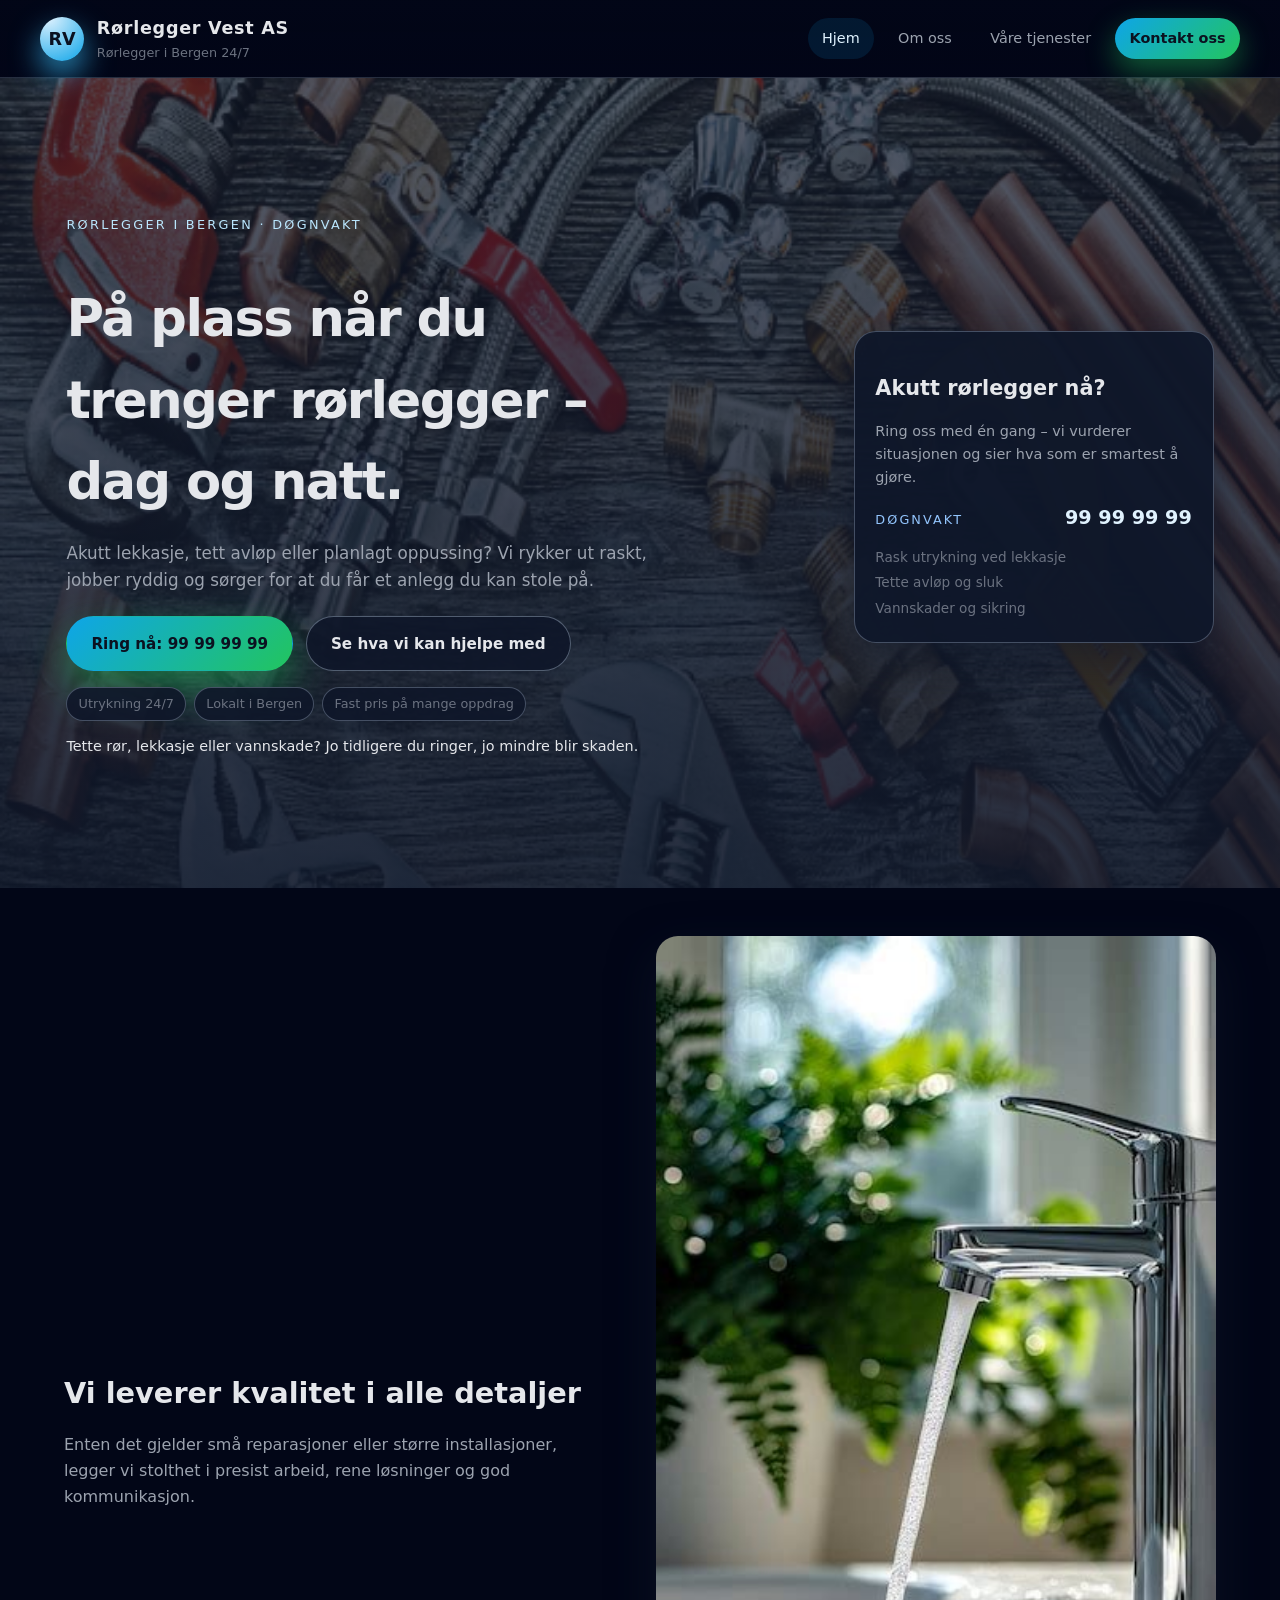
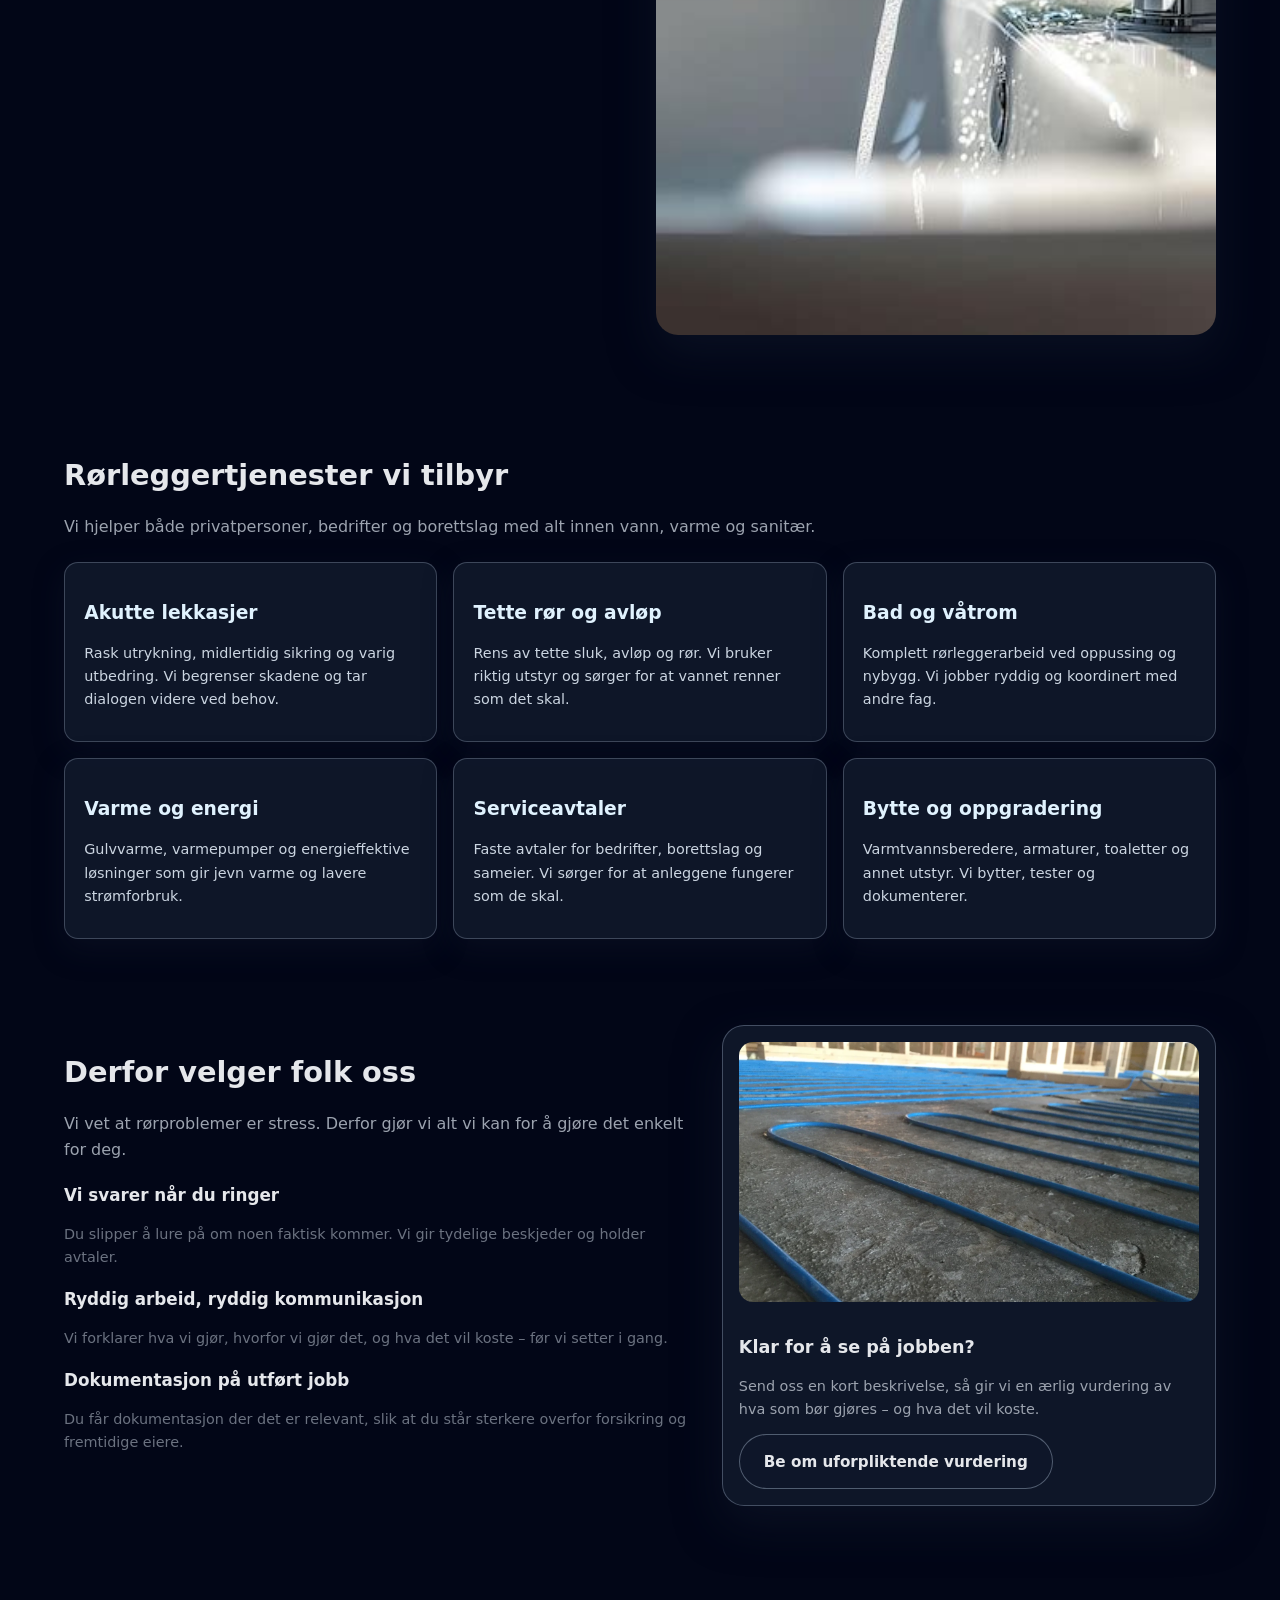
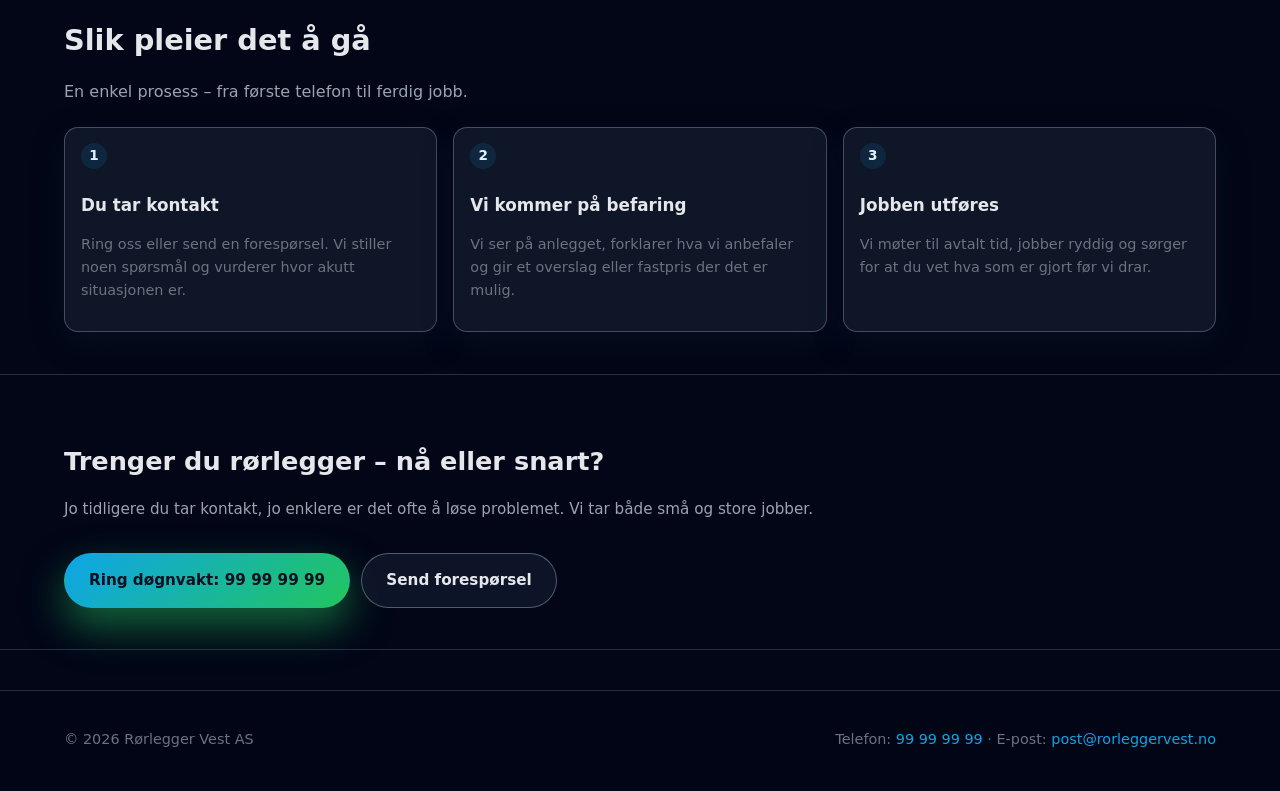
<file: index.html>
<!DOCTYPE html>
<html lang="no">
<head>
  <meta charset="utf-8">
  <meta name="viewport" content="width=device-width,initial-scale=1">
  <title>Rørlegger Vest AS – Rørlegger i Bergen 24/7</title>
  <meta name="description" content="Rørlegger Vest AS i Bergen. Akutte lekkasjer, tette rør, bad, varme og service. Rask utrykning og ryddig arbeid.">
  <link rel="stylesheet" href="css/style.css">
</head>
<body>
  <header class="site-header">
    <div class="container header-inner">
      <div class="logo">
        <div class="logo-mark">RV</div>
        <div class="logo-text">
          <span class="logo-name">Rørlegger Vest AS</span>
          <span class="logo-tagline">Rørlegger i Bergen 24/7</span>
        </div>
      </div>

      <button id="nav-button" class="nav-toggle" aria-controls="main-nav" aria-expanded="false" aria-label="Åpne meny">
        <span></span>
        <span></span>
      </button>

      <nav id="main-nav" class="main-nav" aria-label="Hovedmeny">
        <ul>
          <li><a href="index.html" class="active">Hjem</a></li>
          <li><a href="om-oss.html">Om oss</a></li>
          <li><a href="tjenester.html">Våre tjenester</a></li>
          <li><a href="kontakt-oss.html" class="nav-cta">Kontakt oss</a></li>
        </ul>
      </nav>
    </div>
  </header>

  <main>
    <!-- HERO -->
    <section class="hero hero--home">
      <div class="hero-overlay"></div>
      <div class="container hero-inner">
        <div class="hero-left">
          <p class="hero-kicker">Rørlegger i Bergen · Døgnvakt</p>
          <h1 class="hero-title">På plass når du trenger rørlegger – dag og natt.</h1>
          <p class="hero-lead">
            Akutt lekkasje, tett avløp eller planlagt oppussing? Vi rykker ut raskt, jobber ryddig
            og sørger for at du får et anlegg du kan stole på.
          </p>

          <div class="hero-actions">
            <a href="tel:+4799999999" class="btn btn-primary">Ring nå: 99 99 99 99</a>
            <a href="#tjenester" class="btn btn-secondary">Se hva vi kan hjelpe med</a>
          </div>

          <ul class="hero-badges">
            <li>Utrykning 24/7</li>
            <li>Lokalt i Bergen</li>
            <li>Fast pris på mange oppdrag</li>
          </ul>

          <p class="hero-note">Tette rør, lekkasje eller vannskade? Jo tidligere du ringer, jo mindre blir skaden.</p>
        </div>

        <div class="hero-right">
          <div class="hero-info-card">
            <h2>Akutt rørlegger nå?</h2>
            <p>Ring oss med én gang – vi vurderer situasjonen og sier hva som er smartest å gjøre.</p>
            <div class="hero-info-contact">
              <span class="hero-phone-label">Døgnvakt</span>
              <a href="tel:+4799999999" class="hero-phone-number">99 99 99 99</a>
            </div>
            <ul class="hero-info-list">
              <li>Rask utrykning ved lekkasje</li>
              <li>Tette avløp og sluk</li>
              <li>Vannskader og sikring</li>
            </ul>
          </div>
        </div>
      </div>
    </section>

    <section class="intro-image-section">
  <div class="container intro-image-inner">
    <div class="intro-text fade-up">
      <h2>Vi leverer kvalitet i alle detaljer</h2>
      <p>
        Enten det gjelder små reparasjoner eller større installasjoner, legger vi stolthet i presist arbeid, rene løsninger og god kommunikasjon.
      </p>
    </div>

    <div class="intro-image fade-up">
      <img src="img/vask-vann.jpg" alt="Vann som renner i vask">
    </div>
  </div>
</section>

    <!-- Tjenester -->
    <section id="tjenester" class="section section-services">
      <div class="container">
        <header class="section-header">
          <h2>Rørleggertjenester vi tilbyr</h2>
          <p>Vi hjelper både privatpersoner, bedrifter og borettslag med alt innen vann, varme og sanitær.</p>
        </header>

        <div class="services-grid">
          <article class="service-card">
            <h3>Akutte lekkasjer</h3>
            <p>Rask utrykning, midlertidig sikring og varig utbedring. Vi begrenser skadene og tar dialogen videre ved behov.</p>
          </article>
          <article class="service-card">
            <h3>Tette rør og avløp</h3>
            <p>Rens av tette sluk, avløp og rør. Vi bruker riktig utstyr og sørger for at vannet renner som det skal.</p>
          </article>
          <article class="service-card">
            <h3>Bad og våtrom</h3>
            <p>Komplett rørleggerarbeid ved oppussing og nybygg. Vi jobber ryddig og koordinert med andre fag.</p>
          </article>
          <article class="service-card">
            <h3>Varme og energi</h3>
            <p>Gulvvarme, varmepumper og energieffektive løsninger som gir jevn varme og lavere strømforbruk.</p>
          </article>
          <article class="service-card">
            <h3>Serviceavtaler</h3>
            <p>Faste avtaler for bedrifter, borettslag og sameier. Vi sørger for at anleggene fungerer som de skal.</p>
          </article>
          <article class="service-card">
            <h3>Bytte og oppgradering</h3>
            <p>Varmtvannsberedere, armaturer, toaletter og annet utstyr. Vi bytter, tester og dokumenterer.</p>
          </article>
        </div>
      </div>
    </section>

    <!-- Hvorfor velge oss -->
    <section class="section section-why">
      <div class="container why-layout">
        <div class="why-text">
          <header class="section-header">
            <h2>Derfor velger folk oss</h2>
            <p>Vi vet at rørproblemer er stress. Derfor gjør vi alt vi kan for å gjøre det enkelt for deg.</p>
          </header>

          <ul class="why-list">
            <li>
              <h3>Vi svarer når du ringer</h3>
              <p>Du slipper å lure på om noen faktisk kommer. Vi gir tydelige beskjeder og holder avtaler.</p>
            </li>
            <li>
              <h3>Ryddig arbeid, ryddig kommunikasjon</h3>
              <p>Vi forklarer hva vi gjør, hvorfor vi gjør det, og hva det vil koste – før vi setter i gang.</p>
            </li>
            <li>
              <h3>Dokumentasjon på utført jobb</h3>
              <p>Du får dokumentasjon der det er relevant, slik at du står sterkere overfor forsikring og fremtidige eiere.</p>
            </li>
          </ul>
        </div>

        <aside class="why-aside">
          <div class="why-image">
            <img src="img/service-ror.jpg" alt="Rørlegger i arbeid med rør og verktøy">
          </div>
          <div class="why-aside-card">
            <h3>Klar for å se på jobben?</h3>
            <p>Send oss en kort beskrivelse, så gir vi en ærlig vurdering av hva som bør gjøres – og hva det vil koste.</p>
            <a href="kontakt-oss.html" class="btn btn-ghost">Be om uforpliktende vurdering</a>
          </div>
        </aside>
      </div>
    </section>

    <!-- Prosess -->
    <section class="section section-process">
      <div class="container">
        <header class="section-header">
          <h2>Slik pleier det å gå</h2>
          <p>En enkel prosess – fra første telefon til ferdig jobb.</p>
        </header>

        <div class="process-steps">
          <article class="process-step">
            <span class="process-number">1</span>
            <h3>Du tar kontakt</h3>
            <p>Ring oss eller send en forespørsel. Vi stiller noen spørsmål og vurderer hvor akutt situasjonen er.</p>
          </article>
          <article class="process-step">
            <span class="process-number">2</span>
            <h3>Vi kommer på befaring</h3>
            <p>Vi ser på anlegget, forklarer hva vi anbefaler og gir et overslag eller fastpris der det er mulig.</p>
          </article>
          <article class="process-step">
            <span class="process-number">3</span>
            <h3>Jobben utføres</h3>
            <p>Vi møter til avtalt tid, jobber ryddig og sørger for at du vet hva som er gjort før vi drar.</p>
          </article>
        </div>
      </div>
    </section>

    <!-- Call to action -->
    <section class="section section-cta">
      <div class="container cta-inner">
        <div class="cta-text">
          <h2>Trenger du rørlegger – nå eller snart?</h2>
          <p>Jo tidligere du tar kontakt, jo enklere er det ofte å løse problemet. Vi tar både små og store jobber.</p>
        </div>
        <div class="cta-actions">
          <a href="tel:+4799999999" class="btn btn-primary">Ring døgnvakt: 99 99 99 99</a>
          <a href="kontakt-oss.html" class="btn btn-secondary">Send forespørsel</a>
        </div>
      </div>
    </section>
  </main>

  <footer class="site-footer">
    <div class="container footer-inner">
      <p>© 2026 Rørlegger Vest AS</p>
      <p>Telefon: <a href="tel:+4799999999">99 99 99 99</a> · E‑post: <a href="mailto:post@rorleggervest.no">post@rorleggervest.no</a></p>
    </div>
  </footer>

  <script>
    (function(){
      const btn = document.getElementById('nav-button');
      const nav = document.getElementById('main-nav');
      if(!btn || !nav) return;

      function setOpen(open){
        nav.classList.toggle('open', open);
        btn.setAttribute('aria-expanded', String(open));
      }

      btn.addEventListener('click', function(){
        const isOpen = nav.classList.contains('open');
        setOpen(!isOpen);
      });

      nav.addEventListener('click', function(e){
        if(e.target.tagName === 'A' && nav.classList.contains('open')){
          setOpen(false);
        }
      });

      document.addEventListener('keydown', function(e){
        if(e.key === 'Escape' && nav.classList.contains('open')){
          setOpen(false);
        }
      });

      window.addEventListener('resize', function(){
        if(window.innerWidth > 768 && nav.classList.contains('open')){
          setOpen(false);
        }
      });
    })();
  </script>

  <script>
document.addEventListener("DOMContentLoaded", () => {
  const observer = new IntersectionObserver((entries) => {
    entries.forEach(entry => {
      if (entry.isIntersecting) {
        entry.target.classList.add("visible");
      }
    });
  }, { threshold: 0.2 });

  document.querySelectorAll(".fade-up").forEach(el => observer.observe(el));
});
</script>

</body>
</html>
</file>
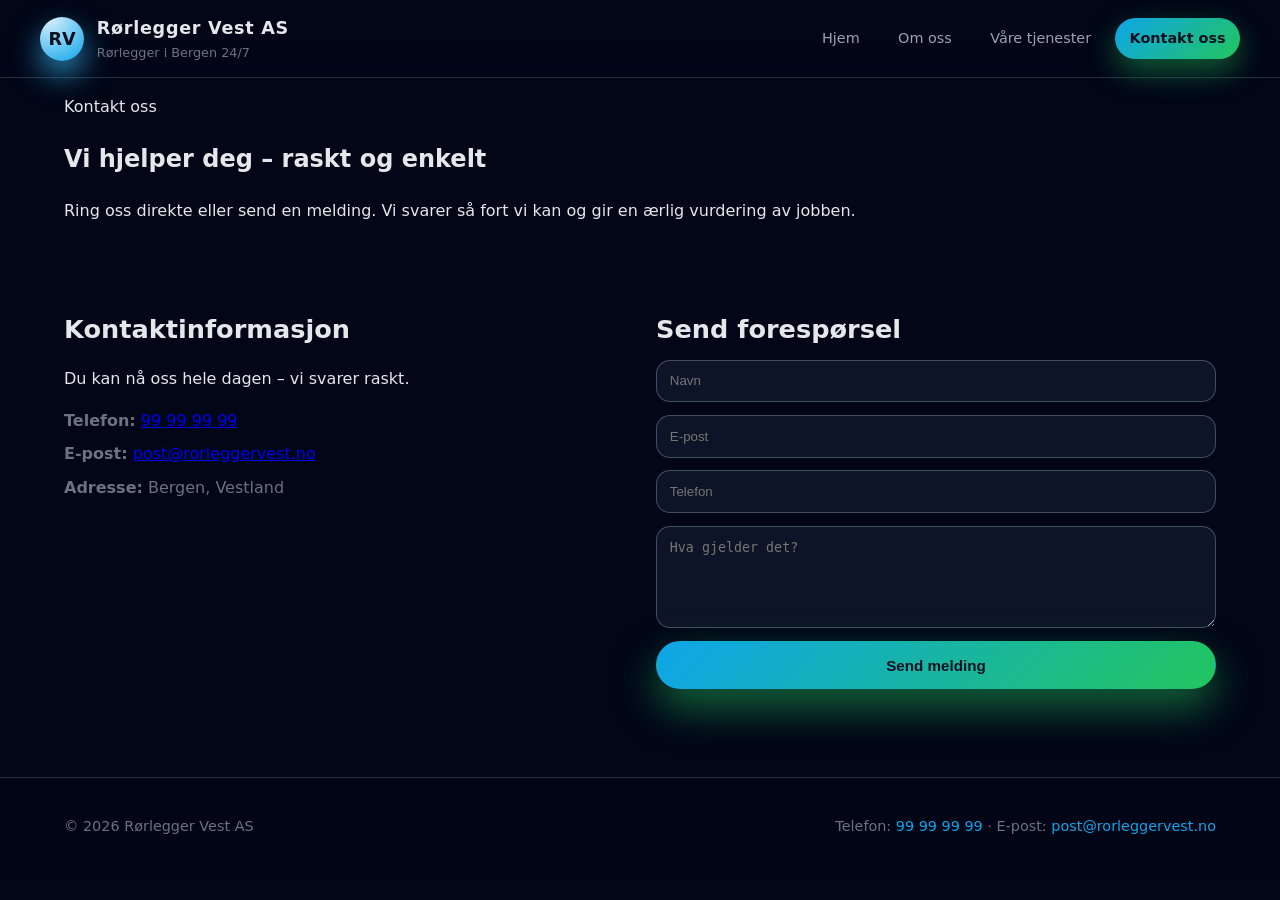
<file: kontakt-oss.html>
<!DOCTYPE html>
<html lang="no">
<head>
  <meta charset="utf-8">
  <meta name="viewport" content="width=device-width,initial-scale=1">
  <title>Kontakt oss – Rørlegger Vest AS</title>
  <link rel="stylesheet" href="css/style.css">
</head>
<body>

<header class="site-header">
  <div class="container header-inner">
    <div class="logo">
      <div class="logo-mark">RV</div>
      <div class="logo-text">
        <span class="logo-name">Rørlegger Vest AS</span>
        <span class="logo-tagline">Rørlegger i Bergen 24/7</span>
      </div>
    </div>

    <button id="nav-button" class="nav-toggle" aria-controls="main-nav" aria-expanded="false">
      <span></span>
      <span></span>
      <span></span>
    </button>

    <nav id="main-nav" class="main-nav">
      <ul>
        <li><a href="index.html">Hjem</a></li>
        <li><a href="om-oss.html">Om oss</a></li>
        <li><a href="tjenester.html">Våre tjenester</a></li>
        <li><a href="kontakt-oss.html" class="active nav-cta">Kontakt oss</a></li>
      </ul>
    </nav>
  </div>
</header>

<main>

<section class="page-hero">
  <div class="container page-hero-inner">
    <p class="page-hero-kicker">Kontakt oss</p>
    <h1 class="page-hero-title">Vi hjelper deg – raskt og enkelt</h1>
    <p class="page-hero-text">
      Ring oss direkte eller send en melding. Vi svarer så fort vi kan og gir en ærlig vurdering av jobben.
    </p>
  </div>
</section>

<section class="contact-section">
  <div class="container contact-layout">

    <div class="contact-info">
      <h2>Kontaktinformasjon</h2>
      <p>Du kan nå oss hele dagen – vi svarer raskt.</p>

      <ul class="contact-list">
        <li><strong>Telefon:</strong> <a href="tel:+4799999999">99 99 99 99</a></li>
        <li><strong>E‑post:</strong> <a href="mailto:post@rorleggervest.no">post@rorleggervest.no</a></li>
        <li><strong>Adresse:</strong> Bergen, Vestland</li>
      </ul>
    </div>

    <div class="contact-form">
      <h2>Send forespørsel</h2>
      <form>
        <input type="text" placeholder="Navn" required>
        <input type="email" placeholder="E‑post" required>
        <input type="text" placeholder="Telefon" required>
        <textarea placeholder="Hva gjelder det?" rows="5" required></textarea>
        <button class="btn btn-primary" type="submit">Send melding</button>
      </form>
    </div>

  </div>
</section>

</main>

<footer class="site-footer">
  <div class="container footer-inner">
    <p>© 2026 Rørlegger Vest AS</p>
    <p>Telefon: <a href="tel:+4799999999">99 99 99 99</a> · E‑post: <a href="mailto:post@rorleggervest.no">post@rorleggervest.no</a></p>
  </div>
</footer>

<script>
document.addEventListener("DOMContentLoaded", () => {
  const btn = document.getElementById("nav-button");
  const nav = document.getElementById("main-nav");

  if (!btn || !nav) return;

  btn.addEventListener("click", () => {
    nav.classList.toggle("open");
  });

  nav.addEventListener("click", (e) => {
    if (e.target.tagName === "A") {
      nav.classList.remove("open");
    }
  });
});
</script>

</body>
</html>
</file>
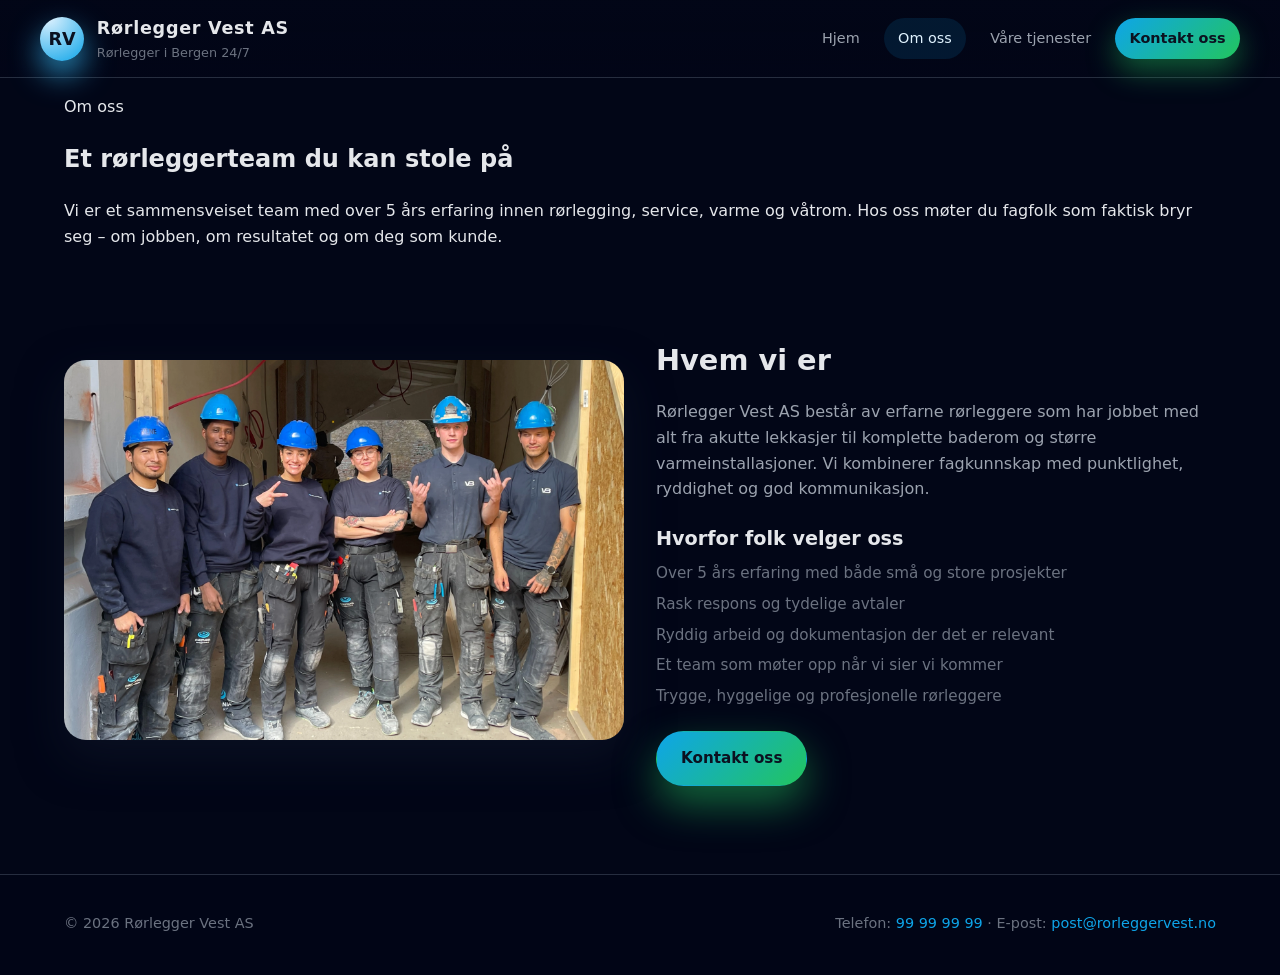
<file: om-oss.html>
<!DOCTYPE html>
<html lang="no">
<head>
  <meta charset="utf-8">
  <meta name="viewport" content="width=device-width,initial-scale=1">
  <title>Om oss – Rørlegger Vest AS</title>
  <link rel="stylesheet" href="css/style.css">
</head>
<body>

<header class="site-header">
  <div class="container header-inner">
    <div class="logo">
      <div class="logo-mark">RV</div>
      <div class="logo-text">
        <span class="logo-name">Rørlegger Vest AS</span>
        <span class="logo-tagline">Rørlegger i Bergen 24/7</span>
      </div>
    </div>

    <button id="nav-button" class="nav-toggle" aria-controls="main-nav" aria-expanded="false">
      <span></span><span></span>
    </button>

    <nav id="main-nav" class="main-nav">
      <ul>
        <li><a href="index.html">Hjem</a></li>
        <li><a href="om-oss.html" class="active">Om oss</a></li>
        <li><a href="tjenester.html">Våre tjenester</a></li>
        <li><a href="kontakt-oss.html" class="nav-cta">Kontakt oss</a></li>
      </ul>
    </nav>
  </div>
</header>

<main>

<section class="page-hero">
  <div class="container page-hero-inner">
    <p class="page-hero-kicker">Om oss</p>
    <h1 class="page-hero-title">Et rørleggerteam du kan stole på</h1>
    <p class="page-hero-text">
      Vi er et sammensveiset team med over 5 års erfaring innen rørlegging, service, varme og våtrom.
      Hos oss møter du fagfolk som faktisk bryr seg – om jobben, om resultatet og om deg som kunde.
    </p>
  </div>
</section>

<section class="about-section">
  <div class="container about-layout">

    <div class="about-image">
      <img src="img/team-rorleggere.jpg" alt="Rørleggere på byggeplass">
    </div>

    <div class="about-text">
      <h2>Hvem vi er</h2>
      <p>
        Rørlegger Vest AS består av erfarne rørleggere som har jobbet med alt fra akutte lekkasjer
        til komplette baderom og større varmeinstallasjoner. Vi kombinerer fagkunnskap med
        punktlighet, ryddighet og god kommunikasjon.
      </p>

      <h3>Hvorfor folk velger oss</h3>
      <ul class="about-list">
        <li>Over 5 års erfaring med både små og store prosjekter</li>
        <li>Rask respons og tydelige avtaler</li>
        <li>Ryddig arbeid og dokumentasjon der det er relevant</li>
        <li>Et team som møter opp når vi sier vi kommer</li>
        <li>Trygge, hyggelige og profesjonelle rørleggere</li>
      </ul>

      <a href="kontakt-oss.html" class="btn btn-primary">Kontakt oss</a>
    </div>

  </div>
</section>

</main>

<footer class="site-footer">
  <div class="container footer-inner">
    <p>© 2026 Rørlegger Vest AS</p>
    <p>Telefon: <a href="tel:+4799999999">99 99 99 99</a> · E‑post: <a href="mailto:post@rorleggervest.no">post@rorleggervest.no</a></p>
  </div>
</footer>

<script>
(function(){
  const btn = document.getElementById('nav-button');
  const nav = document.getElementById('main-nav');
  if(!btn || !nav) return;

  function setOpen(open){
    nav.classList.toggle('open', open);
    btn.setAttribute('aria-expanded', String(open));
  }

  btn.addEventListener('click', function(){
    const isOpen = nav.classList.contains('open');
    setOpen(!isOpen);
  });

  nav.addEventListener('click', function(e){
    if(e.target.tagName === 'A' && nav.classList.contains('open')){
      setOpen(false);
    }
  });

  document.addEventListener('keydown', function(e){
    if(e.key === 'Escape' && nav.classList.contains('open')){
      setOpen(false);
    }
  });

  window.addEventListener('resize', function(){
    if(window.innerWidth > 768 && nav.classList.contains('open')){
      setOpen(false);
    }
  });
})();
</script>

</body>
</html>
</file>
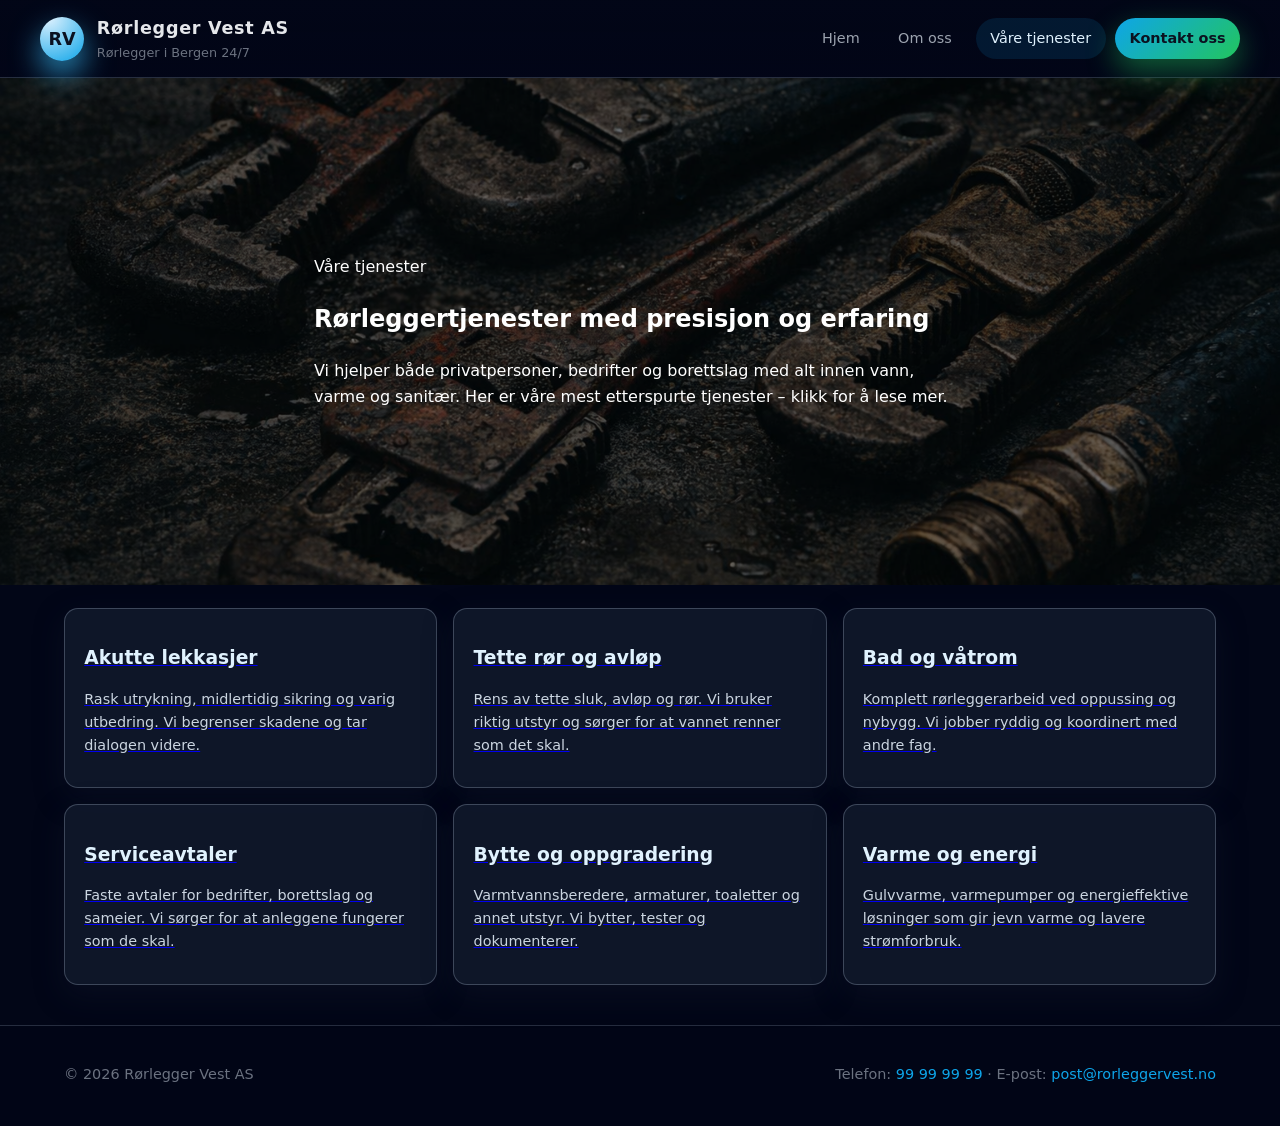
<file: tjenester.html>
<!DOCTYPE html>
<html lang="no">
<head>
  <meta charset="utf-8">
  <meta name="viewport" content="width=device-width,initial-scale=1">
  <title>Våre tjenester – Rørlegger Vest AS</title>
  <link rel="stylesheet" href="css/style.css">
</head>
<body>

<header class="site-header">
  <div class="container header-inner">
    <div class="logo">
      <div class="logo-mark">RV</div>
      <div class="logo-text">
        <span class="logo-name">Rørlegger Vest AS</span>
        <span class="logo-tagline">Rørlegger i Bergen 24/7</span>
      </div>
    </div>

    <button id="nav-button" class="nav-toggle" aria-controls="main-nav" aria-expanded="false">
      <span></span><span></span>
    </button>

    <nav id="main-nav" class="main-nav">
      <ul>
        <li><a href="index.html">Hjem</a></li>
        <li><a href="om-oss.html">Om oss</a></li>
        <li><a href="tjenester.html" class="active">Våre tjenester</a></li>
        <li><a href="kontakt-oss.html" class="nav-cta">Kontakt oss</a></li>
      </ul>
    </nav>
  </div>
</header>

<main>

<section class="page-hero tjenester-hero fade-up" style="background-image: url('img/et-verktoy.jpg');">
  <div class="page-hero-overlay"></div>
  <div class="container page-hero-inner">
    <p class="page-hero-kicker">Våre tjenester</p>
    <h1 class="page-hero-title">Rørleggertjenester med presisjon og erfaring</h1>
    <p class="page-hero-text">
      Vi hjelper både privatpersoner, bedrifter og borettslag med alt innen vann, varme og sanitær.
      Her er våre mest etterspurte tjenester – klikk for å lese mer.
    </p>
  </div>
</section>

<section class="services-grid container fade-up">

  <a href="#" class="service-card fade-up">
    <h3>Akutte lekkasjer</h3>
    <p>Rask utrykning, midlertidig sikring og varig utbedring. Vi begrenser skadene og tar dialogen videre.</p>
  </a>

  <a href="#" class="service-card fade-up">
    <h3>Tette rør og avløp</h3>
    <p>Rens av tette sluk, avløp og rør. Vi bruker riktig utstyr og sørger for at vannet renner som det skal.</p>
  </a>

  <a href="#" class="service-card fade-up">
    <h3>Bad og våtrom</h3>
    <p>Komplett rørleggerarbeid ved oppussing og nybygg. Vi jobber ryddig og koordinert med andre fag.</p>
  </a>

  <a href="#" class="service-card fade-up">
    <h3>Serviceavtaler</h3>
    <p>Faste avtaler for bedrifter, borettslag og sameier. Vi sørger for at anleggene fungerer som de skal.</p>
  </a>

  <a href="#" class="service-card fade-up">
    <h3>Bytte og oppgradering</h3>
    <p>Varmtvannsberedere, armaturer, toaletter og annet utstyr. Vi bytter, tester og dokumenterer.</p>
  </a>

  <a href="#" class="service-card fade-up">
    <h3>Varme og energi</h3>
    <p>Gulvvarme, varmepumper og energieffektive løsninger som gir jevn varme og lavere strømforbruk.</p>
  </a>

</section>


</main>

<footer class="site-footer">
  <div class="container footer-inner">
    <p>© 2026 Rørlegger Vest AS</p>
    <p>Telefon: <a href="tel:+4799999999">99 99 99 99</a> · E‑post: <a href="mailto:post@rorleggervest.no">post@rorleggervest.no</a></p>
  </div>
</footer>

<script>
document.addEventListener("DOMContentLoaded", () => {
  const observer = new IntersectionObserver((entries) => {
    entries.forEach(entry => {
      if (entry.isIntersecting) {
        entry.target.classList.add("visible");
      }
    });
  }, { threshold: 0.2 });

  document.querySelectorAll(".fade-up").forEach(el => observer.observe(el));
});
</script>

</body>
</html>
</file>
<file: css/style.css>
:root {
  --max-width: 1200px;
  --page-padding: 1.5rem;

  --bg-body: #020617;
  --bg-elevated: #020617;

  --text-main: #e5e7eb;
  --text-muted: #9ca3af;
  --text-soft: #6b7280;

  --accent: #0ea5e9;
  --accent-strong: #0284c7;
  --accent-soft: rgba(14, 165, 233, 0.12);

  --radius-sm: 8px;
  --radius-md: 14px;
  --radius-lg: 22px;

  --shadow-soft: 0 18px 45px rgba(15, 23, 42, 0.6);
  --shadow-subtle: 0 10px 30px rgba(15, 23, 42, 0.45);

  --font-base: 16px;
  --font-family: system-ui, -apple-system, "SF Pro Text", "Segoe UI", Roboto, sans-serif;
}

/* RESET / BASE */

*,
*::before,
*::after {
  box-sizing: border-box;
}

html {
  font-size: var(--font-base);
  -webkit-font-smoothing: antialiased;
  text-rendering: optimizeLegibility;
}

body {
  margin: 0;
  font-family: var(--font-family);
  background: radial-gradient(circle at top, #020617 0, #020617 40%, #020617 100%);
  color: var(--text-main);
  line-height: 1.6;
}

img {
  max-width: 100%;
  display: block;
}

.container {
  max-width: var(--max-width);
  margin: 0 auto;
  padding: 0 var(--page-padding);
}

/* HEADER & NAV */

.site-header {
  position: sticky;
  top: 0;
  z-index: 100;
  backdrop-filter: blur(18px);
  background: linear-gradient(
    to bottom,
    rgba(2, 6, 23, 0.96),
    rgba(2, 6, 23, 0.9),
    rgba(2, 6, 23, 0.85)
  );
  border-bottom: 1px solid rgba(148, 163, 184, 0.25);
}

.header-inner {
  display: flex;
  align-items: center;
  justify-content: space-between;
  gap: 1.25rem;
  padding: 0.9rem 0;
}

.logo {
  display: flex;
  align-items: center;
  gap: 0.8rem;
}

.logo-mark {
  width: 44px;
  height: 44px;
  border-radius: 999px;
  background: radial-gradient(circle at 20% 0, #e0f2fe, #0ea5e9);
  display: inline-flex;
  align-items: center;
  justify-content: center;
  font-weight: 800;
  font-size: 1.1rem;
  color: #0b1120;
  box-shadow: 0 14px 30px rgba(56, 189, 248, 0.7);
}

.logo-text {
  display: flex;
  flex-direction: column;
}

.logo-name {
  font-weight: 750;
  letter-spacing: 0.04em;
  font-size: 1.1rem;
}

.logo-tagline {
  font-size: 0.8rem;
  color: var(--text-soft);
}

.main-nav {
  display: flex;
}

.main-nav ul {
  display: flex;
  align-items: center;
  gap: 0.6rem;
  list-style: none;
  margin: 0;
  padding: 0;
}

.main-nav a {
  display: inline-flex;
  align-items: center;
  padding: 0.55rem 0.9rem;
  border-radius: 999px;
  font-size: 0.9rem;
  color: var(--text-muted);
  text-decoration: none;
  transition: background 0.16s ease, color 0.16s ease, transform 0.12s ease;
}

.main-nav a:hover {
  background: rgba(15, 23, 42, 0.9);
  color: var(--text-main);
  transform: translateY(-1px);
}

.main-nav a.active {
  background: var(--accent-soft);
  color: #e0f2fe;
}

.main-nav a.nav-cta {
  background: linear-gradient(135deg, #0ea5e9, #22c55e);
  color: #0b1120;
  font-weight: 600;
  box-shadow: 0 12px 30px rgba(34, 197, 94, 0.45);
}

.main-nav a.nav-cta:hover {
  transform: translateY(-1px) scale(1.01);
}

.nav-toggle {
  display: none;
  flex-direction: column;
  justify-content: center;
  gap: 5px;
  width: 40px;
  height: 40px;
  background: rgba(15, 23, 42, 0.9);
  border-radius: 8px;
  border: 1px solid rgba(148, 163, 184, 0.4);
}

.nav-toggle span {
  display: block;
  width: 24px;
  height: 3px;
  background: #e5e7eb;
  border-radius: 3px;
}


/* HERO */

.hero {
  position: relative;
  min-height: 90vh;
  display: flex;
  align-items: center;
  padding: 3.5rem 0 3rem;
}

.hero--home {
  background-image: url("../img/hero-rorlegger.jpg");
  background-size: cover;
  background-position: center;
  background-repeat: no-repeat;
}

.hero-overlay {
  position: absolute;
  inset: 0;
  background: linear-gradient(
    to bottom,
    rgba(15, 23, 42, 0.7),
    rgba(15, 23, 42, 0.9)
  );
  z-index: 1;
}

.hero-inner {
  position: relative;
  z-index: 2;
  display: grid;
  grid-template-columns: minmax(0, 1.4fr) minmax(0, 1.1fr);
  gap: 2.5rem;
  align-items: center;
}

.hero-left {
  max-width: 620px;
}

.hero-kicker {
  font-size: 0.8rem;
  text-transform: uppercase;
  letter-spacing: 0.18em;
  color: #bae6fd;
  margin-bottom: 0.7rem;
}

.hero-title {
  font-size: clamp(2.4rem, 4vw, 3.4rem);
  font-weight: 800;
  letter-spacing: -0.03em;
  margin-bottom: 0.6rem;
}

.hero-lead {
  font-size: 1.05rem;
  color: var(--text-muted);
  margin-bottom: 1.4rem;
}

.hero-actions {
  display: flex;
  flex-wrap: wrap;
  gap: 0.8rem;
  margin-bottom: 1rem;
}

.hero-badges {
  list-style: none;
  display: flex;
  flex-wrap: wrap;
  gap: 0.5rem;
  padding: 0;
  margin: 0 0 0.7rem;
}

.hero-badges li {
  font-size: 0.8rem;
  color: var(--text-soft);
  padding: 0.35rem 0.7rem;
  border-radius: 999px;
  border: 1px solid rgba(148, 163, 184, 0.4);
  background: rgba(15, 23, 42, 0.9);
}

.hero-note {
  font-size: 0.9rem;
  color: #e5e7eb;
}

.hero-right {
  display: flex;
  justify-content: flex-end;
}

.hero-info-card {
  background: rgba(15, 23, 42, 0.96);
  border-radius: var(--radius-lg);
  border: 1px solid rgba(148, 163, 184, 0.4);
  box-shadow: var(--shadow-soft);
  padding: 1.4rem 1.3rem;
  max-width: 360px;
}

.hero-info-card h2 {
  font-size: 1.3rem;
  margin-bottom: 0.4rem;
}

.hero-info-card p {
  font-size: 0.9rem;
  color: var(--text-muted);
  margin-bottom: 0.9rem;
}

.hero-info-contact {
  display: flex;
  align-items: baseline;
  justify-content: space-between;
  margin-bottom: 0.8rem;
}

.hero-phone-label {
  font-size: 0.8rem;
  text-transform: uppercase;
  letter-spacing: 0.16em;
  color: #93c5fd;
}

.hero-phone-number {
  font-size: 1.2rem;
  font-weight: 700;
  color: #e0f2fe;
  text-decoration: none;
}

.hero-info-list {
  list-style: none;
  padding: 0;
  margin: 0;
  font-size: 0.85rem;
  color: var(--text-soft);
}

.hero-info-list li + li {
  margin-top: 0.25rem;
}

/* BUTTONS */

.btn {
  display: inline-flex;
  align-items: center;
  justify-content: center;
  padding: 0.9rem 1.5rem;
  border-radius: 999px;
  border: 1px solid transparent;
  font-size: 0.95rem;
  font-weight: 600;
  text-decoration: none;
  cursor: pointer;
  transition: background 0.16s ease, color 0.16s ease, transform 0.12s ease,
    box-shadow 0.16s ease, border-color 0.16s ease;
}

.btn-primary {
  background: linear-gradient(135deg, #0ea5e9, #22c55e);
  color: #0b1120;
  box-shadow: 0 18px 40px rgba(34, 197, 94, 0.5);
}

.btn-primary:hover {
  transform: translateY(-1px) scale(1.01);
  box-shadow: 0 22px 50px rgba(34, 197, 94, 0.6);
}

.btn-secondary {
  background: rgba(15, 23, 42, 0.9);
  color: var(--text-main);
  border-color: rgba(148, 163, 184, 0.5);
}

.btn-secondary:hover {
  background: rgba(15, 23, 42, 1);
  border-color: var(--accent);
}

.btn-ghost {
  background: rgba(15, 23, 42, 0.9);
  color: var(--text-main);
  border-color: rgba(148, 163, 184, 0.5);
}

.btn-ghost:hover {
  background: rgba(15, 23, 42, 1);
  border-color: var(--accent);
}

/* SECTIONS */

.section {
  padding: 2.8rem 0 2.6rem;
}

.section-header h2 {
  font-size: 1.8rem;
  margin-bottom: 0.4rem;
}

.section-header p {
  color: var(--text-muted);
  font-size: 1rem;
}

/* Tjenester */

.section-services {
  background: radial-gradient(circle at top, #020617 0, #020617 45%, #020617 100%);
}

.services-grid {
  display: grid;
  grid-template-columns: repeat(3, minmax(0, 1fr));
  gap: 1rem;
  margin-top: 1.4rem;
}


/* Hvorfor velge oss */

.section-why {
  background: #020617;
}

.why-layout {
  display: grid;
  grid-template-columns: minmax(0, 1.4fr) minmax(0, 1.1fr);
  gap: 1.8rem;
  align-items: stretch;
}

.why-list {
  list-style: none;
  padding: 0;
  margin: 1.2rem 0 0;
}

.why-list li + li {
  margin-top: 0.9rem;
}

.why-list h3 {
  font-size: 1.05rem;
  margin-bottom: 0.2rem;
}

.why-list p {
  font-size: 0.9rem;
  color: var(--text-soft);
}

.why-aside {
  background: rgba(15, 23, 42, 0.96);
  border-radius: var(--radius-lg);
  border: 1px solid rgba(148, 163, 184, 0.4);
  box-shadow: var(--shadow-soft);
  padding: 1rem;
  display: grid;
  grid-template-rows: auto auto;
  gap: 0.8rem;
}

.why-image {
  border-radius: var(--radius-md);
  overflow: hidden;
}

.why-image img {
  width: 100%;
  height: 260px;
  object-fit: cover;
}

.why-aside-card h3 {
  font-size: 1.1rem;
  margin-bottom: 0.4rem;
}

.why-aside-card p {
  font-size: 0.9rem;
  color: var(--text-muted);
  margin-bottom: 0.8rem;
}

/* Prosess */

.section-process {
  background: radial-gradient(circle at top, #020617 0, #020617 45%, #020617 100%);
}

.process-steps {
  display: grid;
  grid-template-columns: repeat(3, minmax(0, 1fr));
  gap: 1rem;
  margin-top: 1.4rem;
}

.process-step {
  background: rgba(15, 23, 42, 0.96);
  border-radius: var(--radius-md);
  padding: 0.9rem 1rem;
  border: 1px solid rgba(148, 163, 184, 0.4);
  box-shadow: var(--shadow-subtle);
}

.process-number {
  display: inline-flex;
  align-items: center;
  justify-content: center;
  width: 26px;
  height: 26px;
  border-radius: 999px;
  background: var(--accent-soft);
  color: #e0f2fe;
  font-size: 0.85rem;
  font-weight: 600;
  margin-bottom: 0.4rem;
}

.process-step h3 {
  font-size: 1.05rem;
  margin-bottom: 0.3rem;
}

.process-step p {
  font-size: 0.9rem;
  color: var(--text-soft);
}

/* CTA */

.section-cta {
  background: #020617;
  border-top: 1px solid rgba(148, 163, 184, 0.25);
  border-bottom: 1px solid rgba(148, 163, 184, 0.25);
}

.cta-inner {
  display: flex;
  flex-wrap: wrap;
  gap: 1rem 2rem;
  align-items: center;
  justify-content: space-between;
}

.cta-text h2 {
  font-size: 1.6rem;
  margin-bottom: 0.3rem;
}

.cta-text p {
  font-size: 0.95rem;
  color: var(--text-muted);
}

.cta-actions {
  display: flex;
  flex-wrap: wrap;
  gap: 0.7rem;
}

/* FOOTER */

.site-footer {
  border-top: 1px solid rgba(148, 163, 184, 0.25);
  padding: 1.4rem 0 1.6rem;
  margin-top: 2.5rem;
  background: rgba(2, 6, 23, 0.98);
}

.footer-inner {
  display: flex;
  flex-wrap: wrap;
  gap: 0.4rem 1.2rem;
  align-items: center;
  justify-content: space-between;
  font-size: 0.9rem;
  color: var(--text-soft);
}

.footer-inner a {
  color: var(--accent);
  text-decoration: none;
}

/* RESPONSIVE */

@media (max-width: 960px) {
  .hero-inner {
    grid-template-columns: minmax(0, 1fr);
    gap: 2rem;
  }

  .hero-right {
    justify-content: flex-start;
  }

  .why-layout {
    grid-template-columns: minmax(0, 1fr);
  }

  .process-steps {
    grid-template-columns: repeat(2, minmax(0, 1fr));
  }
}

@media (max-width: 768px) {
  .header-inner {
    padding: 0.7rem 0;
  }

  .main-nav {
    display: none;
  }

  .nav-toggle {
    display: inline-flex;
    align-items: center;
    justify-content: center;
  }

  .main-nav.open {
    display: block;
    position: fixed;
    top: 64px;
    left: 12px;
    right: 12px;
    background: rgba(15, 23, 42, 0.98);
    border-radius: var(--radius-md);
    border: 1px solid rgba(148, 163, 184, 0.4);
    box-shadow: var(--shadow-soft);
    padding: 0.7rem;
  }

  .main-nav ul {
    flex-direction: column;
    align-items: stretch;
  }

  .main-nav a {
    justify-content: space-between;
    padding: 0.8rem 0.9rem;
    font-size: 1rem;
  }

  .hero {
    padding: 2.6rem 0 2.4rem;
    min-height: 80vh;
  }

  .hero-inner {
    text-align: left;
  }

  .services-grid {
    grid-template-columns: repeat(2, minmax(0, 1fr));
  }

  .process-steps {
    grid-template-columns: minmax(0, 1fr);
  }

  .footer-inner {
    flex-direction: column;
    align-items: flex-start;
  }
}

@media (max-width: 480px) {
  .hero {
    padding-top: 2.2rem;
  }

  .hero-actions {
    flex-direction: column;
    align-items: stretch;
  }

  .services-grid {
    grid-template-columns: minmax(0, 1fr);
  }
}
/* =========================
   OM OSS – PAGE LAYOUT
========================= */

.about-section {
  padding: 3rem 0 3rem;
}

.about-layout {
  display: grid;
  grid-template-columns: minmax(0, 1fr) minmax(0, 1fr);
  gap: 2rem;
  align-items: center;
}

.about-image {
  border-radius: var(--radius-lg);
  overflow: hidden;
  box-shadow: var(--shadow-soft);
}

.about-image img {
  width: 100%;
  height: 380px;
  object-fit: cover;
}

.about-text h2 {
  font-size: 1.8rem;
  margin-bottom: 0.6rem;
}

.about-text h3 {
  font-size: 1.2rem;
  margin-top: 1.4rem;
  margin-bottom: 0.4rem;
}

.about-text p {
  color: var(--text-muted);
  font-size: 1rem;
  line-height: 1.6;
}

.about-list {
  list-style: none;
  padding: 0;
  margin: 0 0 1.4rem;
}

.about-list li {
  margin-bottom: 0.4rem;
  color: var(--text-soft);
  font-size: 0.95rem;
}
/* =========================
   TJENESTER – PAGE LAYOUT
========================= */

.services-section {
  padding: 3rem 0 3rem;
}

.services-layout {
  display: grid;
  grid-template-columns: minmax(0, 1fr) minmax(0, 1fr);
  gap: 2rem;
  align-items: start;
}

.services-image {
  border-radius: var(--radius-lg);
  overflow: hidden;
  box-shadow: var(--shadow-soft);
}

.services-image img {
  width: 100%;
  height: 380px;
  object-fit: cover;
}

.services-text h2 {
  font-size: 1.8rem;
  margin-bottom: 0.6rem;
}

.services-text p {
  color: var(--text-muted);
  font-size: 1rem;
  margin-bottom: 1rem;
}

.services-list {
  list-style: none;
  padding: 0;
  margin: 0 0 1.4rem;
}

.services-list li {
  margin-bottom: 1.2rem;
}

.services-list h3 {
  font-size: 1.1rem;
  margin-bottom: 0.2rem;
}

.services-list p {
  font-size: 0.95rem;
  color: var(--text-soft);
}

/* Mobil */
@media (max-width: 768px) {
  .services-layout {
    grid-template-columns: minmax(0, 1fr);
  }

  .services-image img {
    height: 260px;
  }

  .about-layout {
    grid-template-columns: minmax(0, 1fr);
  }

  .about-image img {
    height: 260px;
  }
}
@media (max-width: 600px) {
  .hero--home {
    background-position: top;
    background-size: contain;
    background-repeat: no-repeat;
    min-height: 70vh;
  }

  .hero-overlay {
    background: linear-gradient(
      to bottom,
      rgba(15, 23, 42, 0.85),
      rgba(15, 23, 42, 0.95)
    );
  }
}
/* =========================
   KONTAKT – PAGE LAYOUT
========================= */

.contact-section {
  padding: 3rem 0 3rem;
}

.contact-layout {
  display: grid;
  grid-template-columns: minmax(0, 1fr) minmax(0, 1fr);
  gap: 2rem;
}

.contact-info h2,
.contact-form h2 {
  font-size: 1.6rem;
  margin-bottom: 0.6rem;
}

.contact-list {
  list-style: none;
  padding: 0;
  margin: 1rem 0;
}

.contact-list li {
  margin-bottom: 0.5rem;
  color: var(--text-soft);
}

.contact-form form {
  display: flex;
  flex-direction: column;
  gap: 0.8rem;
}

.contact-form input,
.contact-form textarea {
  width: 100%;
  padding: 0.8rem;
  border-radius: var(--radius-md);
  border: 1px solid rgba(148, 163, 184, 0.4);
  background: rgba(15, 23, 42, 0.9);
  color: var(--text-main);
}

@media (max-width: 768px) {
  .contact-layout {
    grid-template-columns: minmax(0, 1fr);
  }
}
/* Intro image section */
.intro-image-section {
  padding: 3rem 0 3rem;
}

.intro-image-inner {
  display: grid;
  grid-template-columns: minmax(0, 1fr) minmax(0, 1fr);
  gap: 2rem;
  align-items: center;
}

.intro-text h2 {
  font-size: 1.8rem;
  margin-bottom: 0.6rem;
}

.intro-text p {
  font-size: 1rem;
  color: var(--text-muted);
  max-width: 520px;
}

.intro-image img {
  width: 100%;
  height: auto;
  border-radius: var(--radius-lg);
  box-shadow: var(--shadow-soft);
  object-fit: cover;
}

/* Mobil */
@media (max-width: 768px) {
  .intro-image-inner {
    grid-template-columns: minmax(0, 1fr);
  }

  .intro-image img {
    height: 260px;
    object-fit: cover;
  }
}

/* Skjul hamburger på PC */
.nav-toggle {
  display: none !important;
}

/* Vis hamburger kun på mobil */
@media (max-width: 768px) {
  .nav-toggle {
    display: inline-flex !important;
  }
}
/* Fade-up animasjon */
.fade-up {
  opacity: 0;
  transform: translateY(30px);
  transition: opacity 0.6s ease, transform 0.6s ease;
}

.fade-up.visible {
  opacity: 1;
  transform: translateY(0);
}

/* HERO – KUN for tjenester-siden */
.tjenester-hero {
  position: relative;
  background-size: cover;
  background-position: center;
  background-repeat: no-repeat;
  padding: 160px 0;
}

.tjenester-hero .page-hero-overlay {
  position: absolute;
  inset: 0;
  background: rgba(0,0,0,0.55);
  z-index: 1;
}

.tjenester-hero .page-hero-inner {
  position: relative;
  z-index: 2;
  color: white;
  max-width: 700px;
}

/* Fade-up animasjon */
.fade-up {
  opacity: 0;
  transform: translateY(30px);
  transition: opacity 0.6s ease, transform 0.6s ease;
}

.fade-up.visible {
  opacity: 1;
  transform: translateY(0);
}

/* HERO – KUN for tjenester-siden */
.tjenester-hero {
  position: relative;
  background-size: cover;
  background-position: center;
  background-repeat: no-repeat;
  padding: 160px 0;
}

.tjenester-hero .page-hero-overlay {
  position: absolute;
  inset: 0;
  background: rgba(0,0,0,0.55); /* dimming */
  z-index: 1;
}

.tjenester-hero .page-hero-inner {
  position: relative;
  z-index: 2; /* tekst foran */
  color: white;
  max-width: 700px;
}

/* =========================
   Felles stil for alle tjenestebokser
========================= */

.service-card {
  background: rgba(15, 23, 42, 0.96); /* mørk premium */
  border-radius: var(--radius-md);
  padding: 1rem 1.2rem;
  border: 1px solid rgba(148, 163, 184, 0.35);
  box-shadow: 0 10px 30px rgba(15, 23, 42, 0.45);
  transform: translateY(0) scale(1);
  transition: transform 0.18s ease,
              box-shadow 0.18s ease,
              border-color 0.18s ease,
              background 0.18s ease;
}

.service-card:hover {
  transform: translateY(-4px) scale(1.02);
  box-shadow: 0 22px 50px rgba(34, 197, 94, 0.45); /* grønn neon glow */
  border-color: #22c55e; /* neon-grønn */
  background: rgba(15, 23, 42, 0.98); /* litt lysere */
}

.service-card h3 {
  color: #e0f2fe; /* lys blå – lesbar */
  margin-bottom: 0.3rem;
}

.service-card p {
  color: #cbd5e1; /* lys grå – lesbar */
  font-size: 0.9rem;
}
</file>
